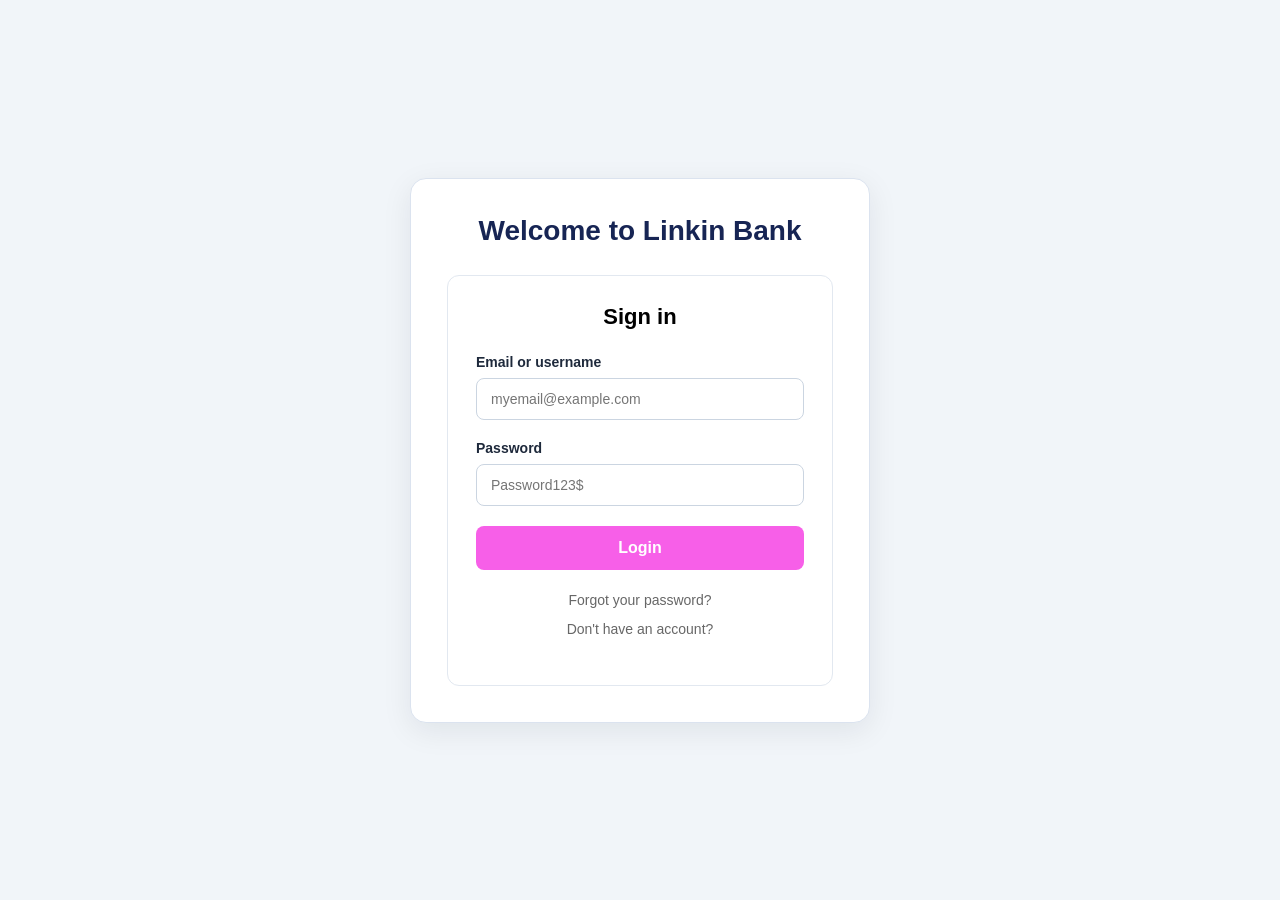
<file: index.html>
<!DOCTYPE html>
<html lang="en">
<head>
    <meta charset="UTF-8">
    <meta name="viewport" content="width=device-width, initial-scale=1.0">
    <title>Linkin Bank</title>
    <link rel="stylesheet" href="style-main.css">
    <script src="main.js" defer></script>
</head>
<body>
    <main class="login-container">
        <h1 class="login-title">Welcome to Linkin Bank</h1>
        <form class="login-form">
            <h2>Sign in</h2>
            <div class="form-group">
                <label for="username">Email or username</label>
                <input type="text" id="username" name="username" placeholder="myemail@example.com" autocomplete="email" required>
            </div>

            <div class="form-group">
                <label for="password">Password</label>
                <input type="password" id="password" name="password" placeholder="Password123$" required>
            </div>
            <button type="submit">Login</button>
            
            <div class="form-group">
                <button type="button" class="forgot-password-button">Forgot your password?</button>
            </div>
            
            <div class="form-group">
                <button type="button" class="register-button">Don't have an account?</button>
            </div>
        </form>
    </main>
</body>
</html>
</file>
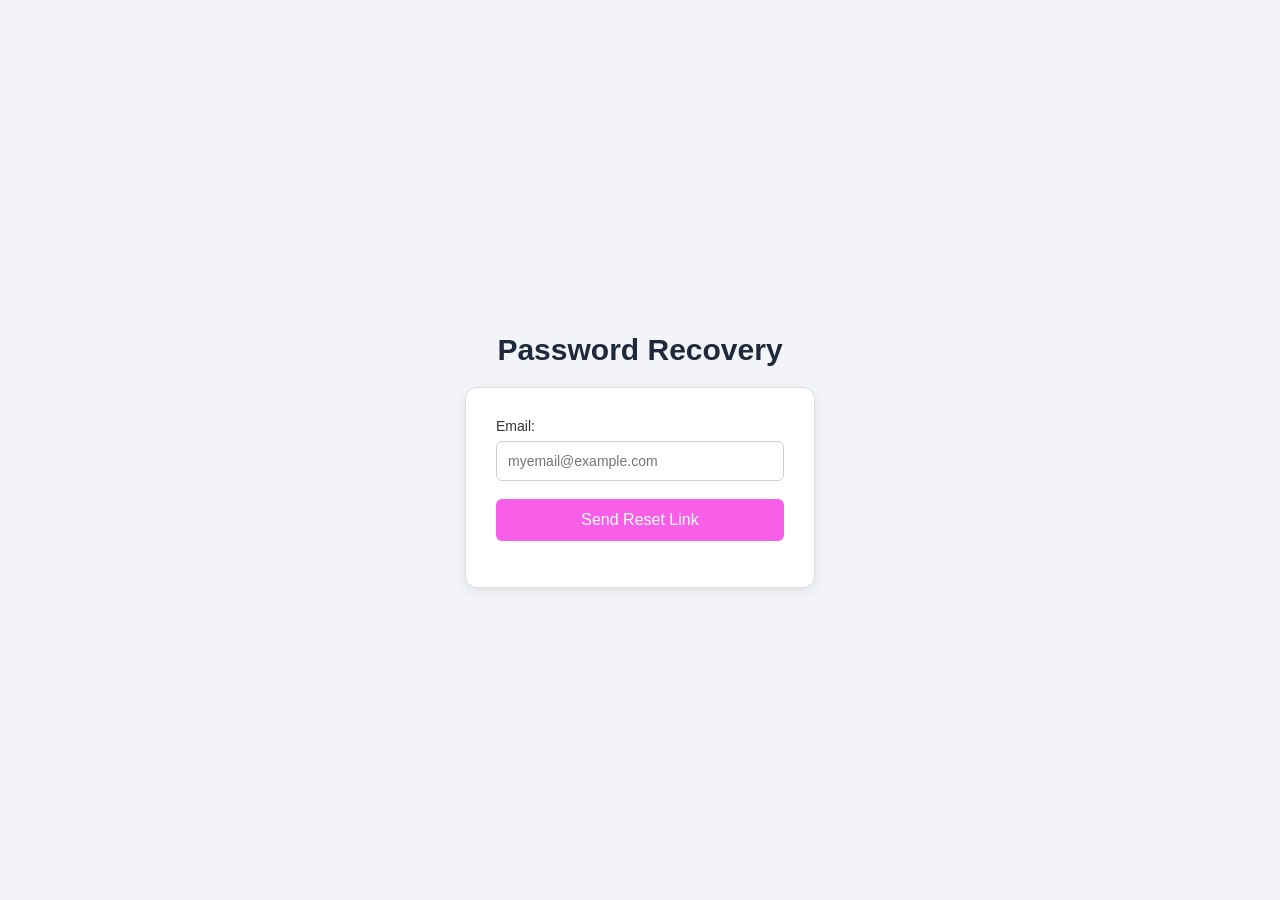
<file: password-recovery.html>
<!DOCTYPE html>
<html lang="en">
<head>
    <meta charset="UTF-8">
    <meta name="viewport" content="width=device-width, initial-scale=1.0">
    <title>Password Recovery</title>
    <link rel="stylesheet" href="style-password-recovery.css">
    <script src="password-recovery.js" defer></script>
</head>
<body>
    <h1>Password Recovery</h1>
    <form class="recovery-form">
        <div>
            <label for="recovery-email">Email:</label>
            <input type="email" id="recovery-email" name="email" placeholder="myemail@example.com" required>
        </div>
        <button type="submit">Send Reset Link</button>
    </form>
</body>
</html>
</file>
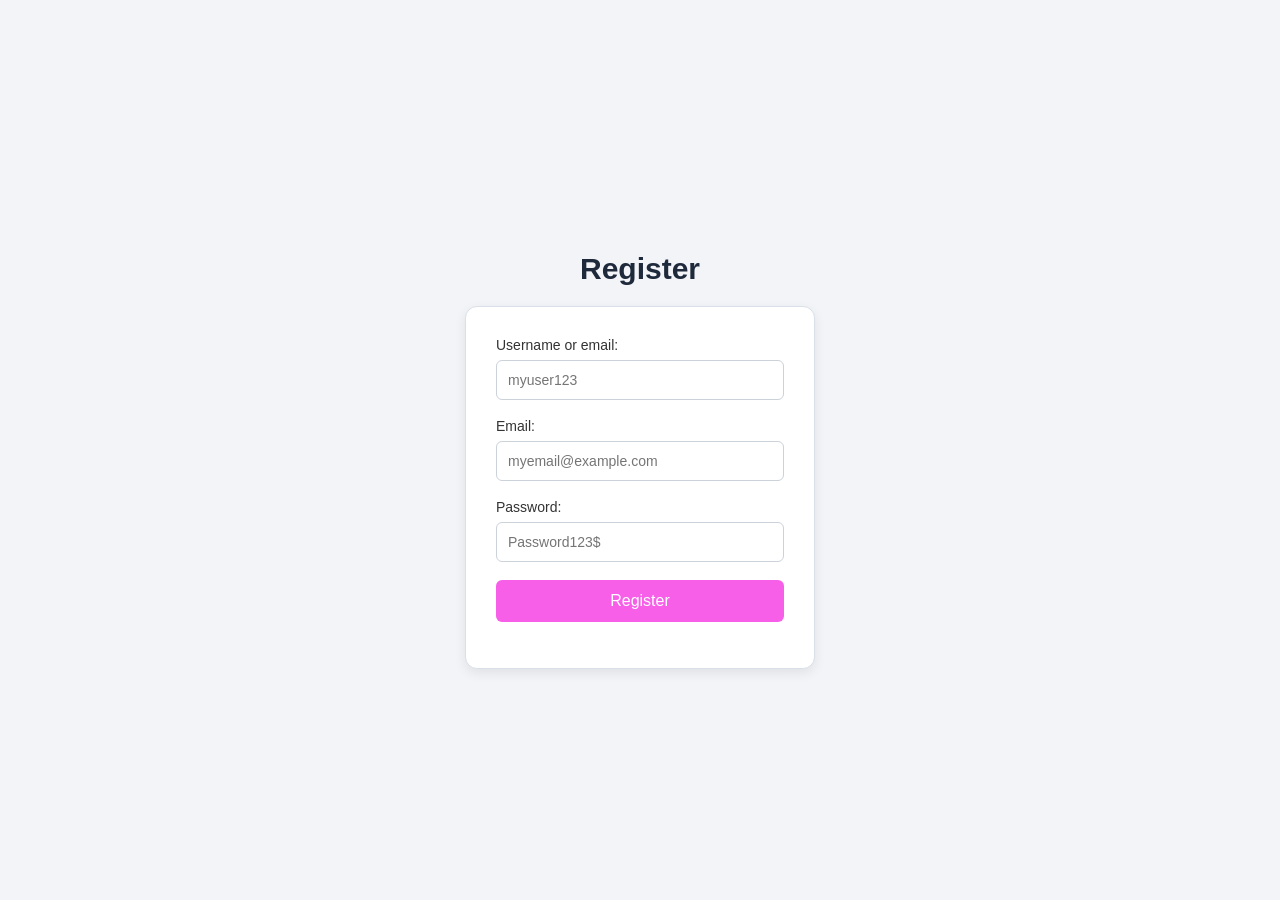
<file: register.html>
<!DOCTYPE html>
<html lang="en">
<head>
    <meta charset="UTF-8">
    <meta name="viewport" content="width=device-width, initial-scale=1.0">
    <link rel="stylesheet" href="style-register.css">
    <script src="register.js" defer></script>
    <title>Register</title>
</head>
<body>
    <h1>Register</h1>
    <form class="register-form">
        <div>
            <label for="reg-username">Username or email:</label>
            <input type="text" id="reg-username" name="username" placeholder="myuser123" required>
        </div>

        <div>
            <label for="reg-email">Email:</label>
            <input type="email" id="reg-email" name="email" placeholder="myemail@example.com" required>
        </div>

        <div>
            <label for="reg-password">Password:</label>
            <input type="password" id="reg-password" name="password" placeholder="Password123$" required>
        </div>

        <button type="submit">Register</button>
    </form>
</body>
</html>
</file>
<file: style-main.css>
* {
    box-sizing: border-box;
}

body {
    margin: 0;
    min-height: 100vh;
    font-family: Arial, sans-serif;
    background: #f1f5f9;
    color: #1e293b;

    display: flex;
    justify-content: center;
    align-items: center;
    padding: 24px;
}

.login-container {
    width: 100%;
    max-width: 460px;
    padding: 36px;
    background: #ffffff;
    border: 1px solid #dbe3ef;
    border-radius: 16px;
    box-shadow: 0 8px 30px rgba(15, 23, 42, 0.08);
}

.login-title {
    margin: 0 0 28px;
    text-align: center;
    font-size: 28px;
    color: #172554;
}

.login-form {
    padding: 28px;
    border: 1px solid #e2e8f0;
    border-radius: 12px;
    background: #ffffff;
}

.login-form h2 {
    margin: 0 0 24px;
    text-align: center;
    font-size: 22px;
    color: #000000;
}

.form-group {
    margin-bottom: 20px;
}

.form-group label {
    display: block;
    margin-bottom: 8px;
    font-size: 14px;
    font-weight: 600;
}

.form-group input {
    width: 100%;
    padding: 12px 14px;
    border: 1px solid #cbd5e1;
    border-radius: 8px;
    outline: none;
    font-size: 14px;
    transition: border-color 0.2s, box-shadow 0.2s;
}

.form-group input:focus {
    border-color: #2563eb;
    box-shadow: 0 0 0 3px rgba(37, 99, 235, 0.12);
}

.login-form button[type="submit"] {
    width: 100%;
    padding: 13px;
    border: none;
    border-radius: 8px;
    background: #f75fe8;
    color: #ffffff;
    font-size: 16px;
    font-weight: 600;
    cursor: pointer;
    transition: background 0.2s, transform 0.2s;
    margin-bottom: 18px;
}

.login-form button[type="submit"]:hover {
    background: #fd86ff;
}

.login-form button[type="submit"]:active {
    transform: scale(0.98);
}

.forgot-password-button,
.register-button {
    display: block;
    margin: 0 auto;
    padding: 4px 0;
    border: none;
    background: transparent;
    color: #676767;
    font-size: 14px;
    cursor: pointer;
    transition: color 0.2s;
}

.login-form .form-group:has(.forgot-password-button) {
    margin-bottom: 5px;
}

.login-form .form-group:has(.register-button) {
    margin-top: 0;
    margin-bottom: 0;
}

.forgot-password-button:hover,
.register-button:hover {
    color: #202020;
    text-decoration: underline;
}

@media (max-width: 480px) {
    .login-container {
        padding: 22px;
    }

    .login-title {
        font-size: 24px;
    }

    .login-form {
        padding: 20px;
    }
}
</file>
<file: style-password-recovery.css>
body {
    margin: 0;
    min-height: 100vh;
    display: flex;
    flex-direction: column;
    justify-content: center;
    align-items: center;
    background-color: #f2f4f7;
    font-family: Arial, sans-serif;
}

h1 {
    color: #1e293b;
    font-size: 30px;
    margin-bottom: 20px;
}

.recovery-form {
    width: 100%;
    max-width: 350px;
    padding: 30px;
    background-color: white;
    border: 1px solid #d9e0e8;
    border-radius: 12px;
    box-sizing: border-box;
    box-shadow: 0 4px 12px rgba(0, 0, 0, 0.08);
}

.recovery-form div {
    margin-bottom: 18px;
}

.recovery-form label {
    display: block;
    margin-bottom: 7px;
    color: #333333;
    font-size: 14px;
}

.recovery-form input {
    width: 100%;
    padding: 11px;
    border: 1px solid #cbd2da;
    border-radius: 6px;
    box-sizing: border-box;
    font-size: 14px;
}

.recovery-form input:focus {
    outline: none;
    border-color: #2563eb;
    box-shadow: 0 0 4px rgba(37, 99, 235, 0.3);
}

.recovery-form button {
    width: 100%;
    padding: 12px;
    border: none;
    border-radius: 6px;
    background-color: #f75fe8;
    color: white;
    font-size: 16px;
    cursor: pointer;
    transition: background-color 0.2s;
}

.recovery-form button:hover {
    background-color: #fd86ff;
}

@media (max-width: 480px) {
    h1 {
        font-size: 26px;
    }

    .recovery-form {
        max-width: calc(100% - 32px);
        padding: 22px;
    }
}
</file>
<file: style-register.css>
body {
    margin: 0;
    min-height: 100vh;
    display: flex;
    flex-direction: column;
    justify-content: center;
    align-items: center;
    background-color: #f2f4f7;
    font-family: Arial, sans-serif;
}

h1 {
    color: #1e293b;
    font-size: 30px;
    margin-bottom: 20px;
}

.register-form {
    width: 100%;
    max-width: 350px;
    padding: 30px;
    background-color: white;
    border: 1px solid #d9e0e8;
    border-radius: 12px;
    box-sizing: border-box;
    box-shadow: 0 4px 12px rgba(0, 0, 0, 0.08);
}

.register-form div {
    margin-bottom: 18px;
}

.register-form label {
    display: block;
    margin-bottom: 7px;
    color: #333333;
    font-size: 14px;
}

.register-form input {
    width: 100%;
    padding: 11px;
    border: 1px solid #cbd2da;
    border-radius: 6px;
    box-sizing: border-box;
    font-size: 14px;
}

.register-form input:focus {
    outline: none;
    border-color: #2563eb;
    box-shadow: 0 0 4px rgba(37, 99, 235, 0.3);
}

.register-form button {
    width: 100%;
    padding: 12px;
    border: none;
    border-radius: 6px;
    background-color: #f75fe8;
    color: white;
    font-size: 16px;
    cursor: pointer;
    transition: background-color 0.2s;
}

.register-form button:hover {
    background-color: #fd86ff;
}

@media (max-width: 480px) {
    h1 {
        font-size: 26px;
    }

    .register-form {
        max-width: calc(100% - 32px);
        padding: 22px;
    }
}
</file>
